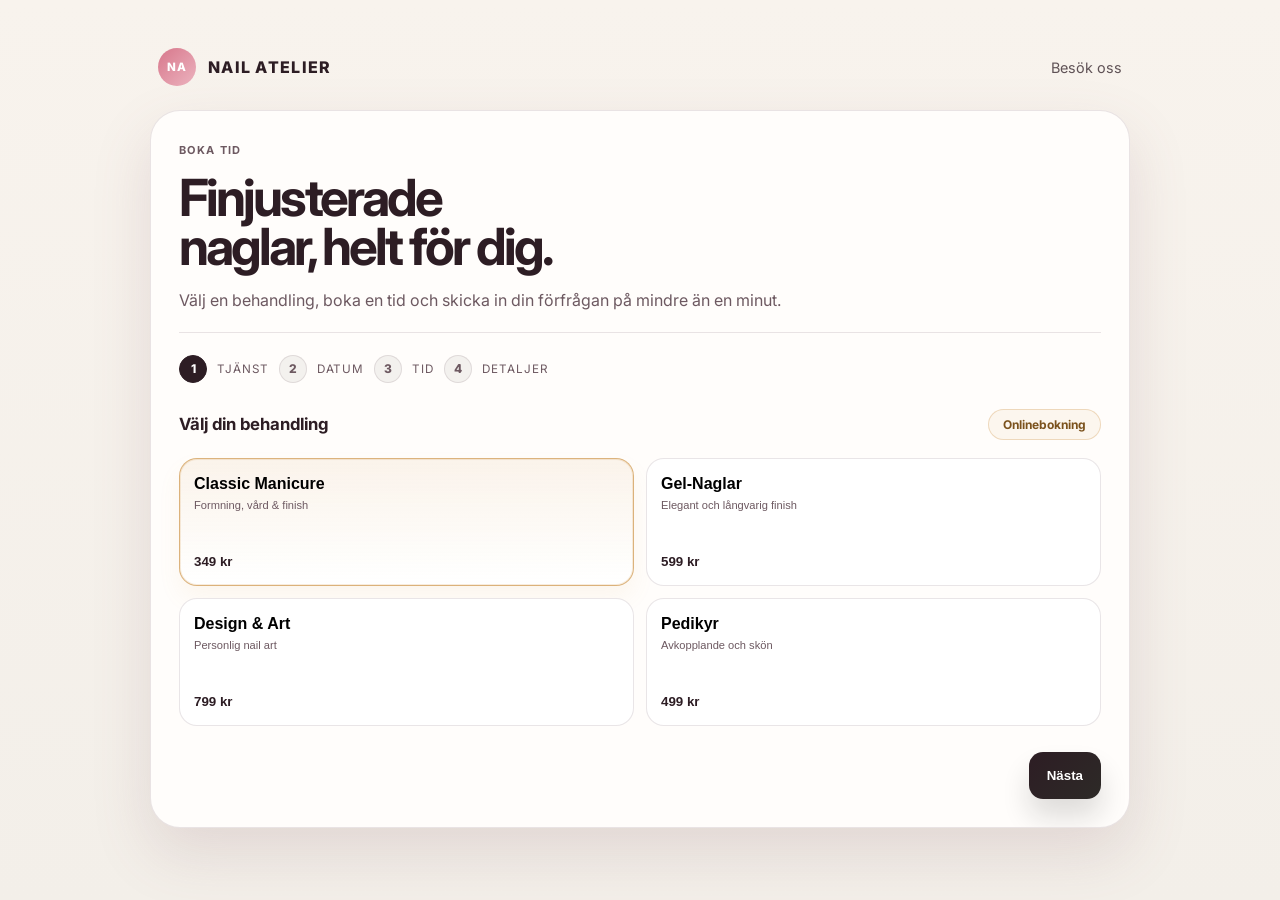
<file: booking-site.html>
<!DOCTYPE html>
<html lang="sv">
  <head>
    <meta charset="UTF-8" />
    <meta name="viewport" content="width=device-width, initial-scale=1.0" />
    <title>Nail Atelier | Boka din tid</title>
    <link rel="preconnect" href="https://fonts.googleapis.com" />
    <link rel="preconnect" href="https://fonts.gstatic.com" crossorigin />
    <link href="https://fonts.googleapis.com/css2?family=Inter:wght@400;500;600;700;800&display=swap" rel="stylesheet" />
    <style>
      :root {
        --bg: #fffaf8;
        --card: #fffdfb;
        --ink: #2d1d24;
        --muted: #6d5961;
        --line: rgba(78, 47, 58, 0.12);
        --primary: #d7778b;
        --primary-deep: #b85f75;
        --soft: #f7dfe4;
        --success: #1d8f5a;
        --shadow: 0 25px 60px rgba(132, 89, 100, 0.16);
      }

      * { box-sizing: border-box; }

      html, body {
        margin: 0;
        min-height: 100%;
        font-family: "Inter", Arial, sans-serif;
        background: linear-gradient(180deg, #f8f3ed 0%, #f3efe9 100%);
        color: var(--ink);
      }

      body {
        min-height: 100vh;
        padding: 36px 18px;
      }

      .page-shell {
        max-width: 980px;
        margin: 0 auto;
      }

      .topbar {
        display: flex;
        justify-content: space-between;
        align-items: center;
        padding: 12px 8px 24px;
      }

      .brand {
        display: flex;
        align-items: center;
        gap: 12px;
        font-weight: 800;
        letter-spacing: 0.08em;
      }

      .brand-mark {
        width: 38px;
        height: 38px;
        border-radius: 50%;
        background: linear-gradient(135deg, var(--primary) 0%, #ecb3bf 100%);
        color: #fff;
        display: grid;
        place-items: center;
        font-size: 0.72rem;
        font-weight: 800;
      }

      .toplink {
        color: var(--ink);
        text-decoration: none;
        font-size: 0.9rem;
        opacity: 0.75;
      }

      .booking-card {
        display: grid;
        grid-template-columns: 1fr;
        background: var(--card);
        border: 1px solid var(--line);
        border-radius: 30px;
        box-shadow: var(--shadow);
        overflow: hidden;
      }

      .booking-side {
        padding: 36px 30px;
        background: linear-gradient(180deg, #fefffd 0%, #f7f3ee 100%);
        border-right: 1px solid var(--line);
      }

      .eyebrow {
        margin: 0 0 16px;
        color: var(--muted);
        text-transform: uppercase;
        letter-spacing: 0.12em;
        font-size: 11px;
        font-weight: 700;
      }

      .booking-hero {
        margin-bottom: 28px;
        padding-bottom: 18px;
        border-bottom: 1px solid var(--line);
      }

      h1 {
        margin: 0;
        font-size: clamp(2.3rem, 4vw, 3.4rem);
        line-height: 0.95;
        letter-spacing: -0.06em;
      }

      .lead {
        color: var(--muted);
        line-height: 1.6;
        margin: 18px 0 0;
        max-width: 640px;
      }

      .summary {
        display: grid;
        gap: 14px;
      }

      .summary-item {
        display: flex;
        align-items: center;
        justify-content: space-between;
        gap: 12px;
        padding: 14px 16px;
        border: 1px solid var(--line);
        border-radius: 16px;
        background: rgba(255,255,255,0.35);
      }

      .summary-item > div {
        display: flex;
        flex-direction: column;
        gap: 4px;
      }

      .summary-item strong {
        font-size: 0.95rem;
      }

      .summary-item span {
        color: var(--muted);
        font-size: 0.83rem;
      }

      .summary-item .pill {
        background: var(--soft);
        color: var(--ink);
        border-radius: 999px;
        padding: 7px 11px;
        font-size: 0.75rem;
        font-weight: 700;
      }

      .booking-main {
        padding: 32px 28px 28px;
      }

      .section-head {
        display: flex;
        align-items: center;
        justify-content: space-between;
        gap: 16px;
        margin-bottom: 18px;
      }

      .section-head h2 {
        margin: 0;
        font-size: 1.05rem;
      }

      .meta-tag {
        display: inline-flex;
        align-items: center;
        border: 1px solid rgba(212, 161, 93, 0.35);
        border-radius: 999px;
        padding: 7px 14px;
        background: rgba(212, 161, 93, 0.08);
        color: #7b521d;
        font-size: 0.75rem;
        font-weight: 700;
      }

      .step-indicator {
        display: flex;
        align-items: center;
        gap: 10px;
        margin: 8px 0 26px;
        flex-wrap: wrap;
      }

      .step-pill {
        display: inline-flex;
        align-items: center;
        justify-content: center;
        min-width: 28px;
        height: 28px;
        border-radius: 999px;
        background: rgba(23,22,18,0.05);
        border: 1px solid var(--line);
        color: var(--muted);
        font-size: 0.75rem;
        font-weight: 800;
      }

      .step-pill.active {
        background: var(--ink);
        border-color: var(--ink);
        color: #fff;
      }

      .step-label {
        font-size: 0.73rem;
        color: var(--muted);
        letter-spacing: 0.08em;
        text-transform: uppercase;
      }

      .service-list {
        display: grid;
        grid-template-columns: repeat(2, minmax(0, 1fr));
        gap: 12px;
        margin-bottom: 22px;
      }

      .service-option {
        appearance: none;
        display: flex;
        flex-direction: column;
        justify-content: flex-start;
        gap: 6px;
        border: 1px solid var(--line);
        background: #fff;
        border-radius: 18px;
        padding: 16px 14px;
        text-align: left;
        cursor: pointer;
        transition: transform 0.18s ease, box-shadow 0.18s ease, border-color 0.18s ease;
        min-height: 128px;
      }

      .service-option:hover {
        transform: translateY(-1px);
        box-shadow: 0 10px 18px rgba(23,22,18,0.04);
      }

      .service-option.active {
        border-color: rgba(212, 161, 93, 0.8);
        background: linear-gradient(180deg, rgba(212, 161, 93, 0.1), rgba(255,255,255,0.96));
        box-shadow: inset 0 0 0 1px rgba(212, 161, 93, 0.2), 0 12px 22px rgba(212, 161, 93, 0.08);
      }

      .service-option strong {
        display: block;
        font-size: 1rem;
      }

      .service-option small {
        display: block;
        margin: 0;
        color: var(--muted);
      }

      .service-option .price {
        display: inline-flex;
        align-self: flex-start;
        margin-top: auto;
        font-weight: 800;
        color: var(--ink);
      }

      .choice-panel {
        border: 1px solid var(--line);
        border-radius: 22px;
        padding: 18px;
        background: rgba(255,255,255,0.45);
      }

      .booking-step {
        display: none;
      }

      .booking-step.active {
        display: block;
        animation: fadeIn 0.2s ease;
      }

      @keyframes fadeIn {
        from { opacity: 0; transform: translateY(4px); }
        to { opacity: 1; transform: translateY(0); }
      }

      .time-grid {
        display: grid;
        grid-template-columns: repeat(3, minmax(0, 1fr));
        gap: 10px;
      }

      .slot-chip {
        appearance: none;
        display: flex;
        align-items: center;
        justify-content: center;
        border: 1px solid var(--line);
        border-radius: 12px;
        background: #fff;
        color: var(--ink);
        padding: 12px 10px;
        font-weight: 700;
        cursor: pointer;
        transition: all 0.18s ease;
      }

      .slot-chip.active {
        background: linear-gradient(135deg, var(--ink), #2d2a27);
        border-color: var(--ink);
        color: #fff;
        box-shadow: 0 12px 20px rgba(23,22,18,0.12);
      }

      .date-grid {
        display: grid;
        grid-template-columns: repeat(3, minmax(0, 1fr));
        gap: 10px;
        margin-bottom: 18px;
      }

      .date-chip {
        appearance: none;
        display: flex;
        flex-direction: column;
        align-items: center;
        justify-content: center;
        border: 1px solid var(--line);
        border-radius: 14px;
        background: #fff;
        color: var(--ink);
        padding: 14px 10px;
        text-align: center;
        cursor: pointer;
        transition: all 0.18s ease;
      }

      .date-grid-placeholder {
        display: none;
      }

      .date-chip strong {
        display: block;
        font-size: 0.9rem;
      }

      .date-chip span {
        display: block;
        color: var(--muted);
        font-size: 0.72rem;
        margin-top: 2px;
      }

      .date-chip.active {
        background: linear-gradient(180deg, rgba(212, 161, 93, 0.12), rgba(255,255,255,0.9));
        border-color: rgba(212, 161, 93, 0.8);
        box-shadow: inset 0 0 0 1px rgba(212, 161, 93, 0.2);
      }

      .form-wrap {
        margin-top: 22px;
        display: grid;
        gap: 16px;
      }

      .field-grid {
        display: grid;
        grid-template-columns: 1fr 1fr;
        gap: 16px;
      }

      label {
        display: flex;
        flex-direction: column;
        gap: 8px;
        font-size: 0.86rem;
        color: var(--muted);
        font-weight: 600;
      }

      input {
        width: 100%;
        border: 1px solid var(--line);
        border-radius: 14px;
        background: #fff;
        color: var(--ink);
        padding: 13px 14px;
        font: inherit;
      }

      input[readonly] {
        background: rgba(23,22,18,0.02);
      }

      .primary-btn {
        border: none;
        border-radius: 14px;
        padding: 16px 18px;
        background: linear-gradient(135deg, var(--ink), #2d2a27);
        color: #fff;
        font-weight: 800;
        cursor: pointer;
        margin-top: 4px;
        transition: transform 0.18s ease, box-shadow 0.18s ease;
        box-shadow: 0 18px 28px rgba(23,22,18,0.14);
      }

      .primary-btn:hover {
        transform: translateY(-1px);
      }

      .secondary-btn {
        border: 1px solid var(--line);
        border-radius: 14px;
        padding: 14px 18px;
        background: #fff;
        color: var(--ink);
        font-weight: 700;
        cursor: pointer;
      }

      .step-actions {
        display: flex;
        justify-content: space-between;
        gap: 12px;
        margin-top: 18px;
      }

      .success {
        min-height: 28px;
        color: var(--success);
        font-weight: 700;
      }

      @media (max-width: 900px) {
        .booking-card {
          grid-template-columns: 1fr;
        }

        .booking-side {
          border-right: none;
          border-bottom: 1px solid var(--line);
        }
      }

      @media (max-width: 580px) {
        .service-list,
        .date-grid,
        .time-grid,
        .field-grid {
          grid-template-columns: 1fr;
        }

        .topbar {
          flex-direction: column;
          align-items: flex-start;
        }
      }
    </style>
  </head>
  <body>
    <div class="page-shell">
      <header class="topbar">
        <div class="brand">
          <a href="index.html" style="display: inline-flex; align-items: center; gap: 12px; text-decoration: none; color: inherit;">
            <span class="brand-mark">NA</span>
            <span>NAIL ATELIER</span>
          </a>
        </div>

        <a class="toplink" href="index.html#kontakt">Besök oss</a>
      </header>

      <main class="booking-card">
        <section class="booking-main" style="width: 100%;">
          <div class="booking-hero" style="margin-bottom: 22px;">
            <p class="eyebrow">Boka tid</p>
            <h1>Finjusterade<br />naglar, helt för dig.</h1>
            <p class="lead">Välj en behandling, boka en tid och skicka in din förfrågan på mindre än en minut.</p>
          </div>
          <div class="step-indicator" aria-label="Booking steps">
            <span class="step-pill active">1</span>
            <span class="step-label">Tjänst</span>
            <span class="step-pill">2</span>
            <span class="step-label">Datum</span>
            <span class="step-pill">3</span>
            <span class="step-label">Tid</span>
            <span class="step-pill">4</span>
            <span class="step-label">Detaljer</span>
          </div>

          <div class="booking-step active" data-step="0">
            <div class="section-head">
              <h2>Välj din behandling</h2>
              <span class="meta-tag">Onlinebokning</span>
            </div>

            <div class="service-list" id="serviceList">
              <button class="service-option active" type="button" data-name="Classic Manicure" data-price="349 kr">
                <strong>Classic Manicure</strong>
                <small>Formning, vård &amp; finish</small>
                <span class="price">349 kr</span>
              </button>

              <button class="service-option" type="button" data-name="Gel-Naglar" data-price="599 kr">
                <strong>Gel-Naglar</strong>
                <small>Elegant och långvarig finish</small>
                <span class="price">599 kr</span>
              </button>

              <button class="service-option" type="button" data-name="Design &amp; Art" data-price="799 kr">
                <strong>Design &amp; Art</strong>
                <small>Personlig nail art</small>
                <span class="price">799 kr</span>
              </button>

              <button class="service-option" type="button" data-name="Pedikyr" data-price="499 kr">
                <strong>Pedikyr</strong>
                <small>Avkopplande och skön</small>
                <span class="price">499 kr</span>
              </button>
            </div>

            <div class="step-actions">
              <div></div>
              <button type="button" class="primary-btn next-step">Nästa</button>
            </div>
          </div>

          <div class="booking-step" data-step="1">
            <div class="section-head">
              <h2>Välj datum</h2>
            </div>

            <div class="choice-panel">
              <div class="date-grid" id="dateGrid"></div>
            </div>

            <div class="step-actions">
              <button type="button" class="secondary-btn prev-step">Tillbaka</button>
              <button type="button" class="primary-btn next-step">Fortsätt</button>
            </div>
          </div>

          <div class="booking-step" data-step="2">
            <div class="section-head">
              <h2>Välj tid</h2>
            </div>

            <div class="choice-panel">
              <div class="time-grid" id="timeGrid"></div>
            </div>

            <div class="step-actions">
              <button type="button" class="secondary-btn prev-step">Tillbaka</button>
              <button type="button" class="primary-btn next-step">Fortsätt</button>
            </div>
          </div>

          <div class="booking-step" data-step="3">
            <div class="section-head">
              <h2>Berätta om dig</h2>
            </div>

            <form id="bookingForm" class="form-wrap">
              <input id="shopId" name="shopId" type="hidden" value="nailatelier" />
              <input id="customerId" name="customerId" type="hidden" value="customer-temp" />
              <input id="bookingId" name="bookingId" type="hidden" value="" />
              <input id="serviceName" name="service" type="hidden" value="Classic Manicure" />
              <input id="bookingDate" name="date" type="hidden" value="2026-10-05" />
              <input id="bookingTime" name="time" type="hidden" value="09:00" />

              <div class="field-grid">
                <label>
                  Namn
                  <input id="customerName" name="name" type="text" placeholder="Ditt namn" required />
                </label>

                <label>
                  E-post
                  <input id="customerEmail" name="email" type="email" placeholder="namn@gmail.com" required />
                </label>
              </div>

              <div class="field-grid">
                <label>
                  Telefonnummer
                  <input id="customerPhone" name="phone" type="tel" placeholder="070-123 45 67" required />
                </label>

                <div aria-hidden="true"></div>
              </div>

              <div class="step-actions">
                <button type="button" class="secondary-btn prev-step">Tillbaka</button>
                <button type="submit" class="primary-btn">Skicka bokningsförfrågan</button>
              </div>
              <p id="bookingStatus" class="success" aria-live="polite"></p>
            </form>
          </div>
        </section>
      </main>
    </div>

    <script>
      const serviceButtons = document.querySelectorAll('.service-option');
      const dateGrid = document.getElementById('dateGrid');
      const timeGrid = document.getElementById('timeGrid');
      const bookingSteps = document.querySelectorAll('.booking-step');
      const stepPills = document.querySelectorAll('.step-pill');

      const shopId = document.getElementById('shopId');
      const customerId = document.getElementById('customerId');
      const bookingId = document.getElementById('bookingId');
      const serviceName = document.getElementById('serviceName');
      const bookingDate = document.getElementById('bookingDate');
      const bookingTime = document.getElementById('bookingTime');
      const bookingForm = document.getElementById('bookingForm');
      const bookingStatus = document.getElementById('bookingStatus');

      const availableSlots = ['09:00', '10:30', '12:00', '14:00', '16:30', '18:00'];
      let currentStep = 0;

      function formatDateLabel(dateObj) {
        return new Intl.DateTimeFormat('en-US', { weekday: 'short', month: 'short', day: 'numeric' }).format(dateObj);
      }

      function getNextDates() {
        const dates = [];
        const today = new Date();

        for (let index = 0; index < 6; index += 1) {
          const date = new Date(today);
          date.setDate(today.getDate() + index);
          dates.push(date);
        }

        return dates;
      }

      function renderDateOptions() {
        const dates = getNextDates();
        const firstDate = dates[0];

        dateGrid.innerHTML = dates.map((date, index) => {
          const iso = date.toISOString().split('T')[0];
          const label = formatDateLabel(date);
          const isActive = index === 0;
          return `
            <button class="date-chip ${isActive ? 'active' : ''}" type="button" data-date="${iso}" data-label="${label}">
              <strong>${label.split(' ')[0]}</strong>
              <span>${label.split(' ').slice(1).join(' ')}</span>
            </button>
          `;
        }).join('');

        bookingDate.value = firstDate.toISOString().split('T')[0];
        bookingDate.dataset.value = firstDate.toISOString().split('T')[0];
      }

      function renderTimeOptions() {
        timeGrid.innerHTML = availableSlots.map((slot, index) => `
          <button class="slot-chip ${index === 0 ? 'active' : ''}" type="button" data-time="${slot}">${slot}</button>
        `).join('');

        bookingTime.value = availableSlots[0];
      }

      function syncSummary() {
        const activeDate = document.querySelector('.date-chip.active');
        const activeService = document.querySelector('.service-option.active');

        if (serviceName && activeService) {
          serviceName.value = activeService.dataset.name;
        }

        if (bookingDate && activeDate) {
          bookingDate.value = activeDate.dataset.date;
        }

        if (bookingTime && !bookingTime.value) {
          bookingTime.value = availableSlots[0];
        }
      }

      function updateStepIndicator() {
        stepPills.forEach((pill, index) => {
          pill.classList.toggle('active', index === currentStep);
        });
      }

      function updateStepView() {
        bookingSteps.forEach((step, index) => {
          step.classList.toggle('active', index === currentStep);
        });
        updateStepIndicator();
      }

      function goToStep(nextStep) {
        currentStep = Math.max(0, Math.min(nextStep, bookingSteps.length - 1));
        updateStepView();
      }

      serviceButtons.forEach((button) => {
        button.addEventListener('click', () => {
          serviceButtons.forEach((item) => item.classList.toggle('active', item === button));
          serviceName.value = button.dataset.name;
          syncSummary();
          goToStep(1);
        });
      });

      document.addEventListener('click', (event) => {
        const dateButton = event.target.closest('.date-chip');
        if (dateButton) {
          document.querySelectorAll('.date-chip').forEach((item) => item.classList.toggle('active', item === dateButton));
          bookingDate.value = dateButton.dataset.date;
          syncSummary();
          goToStep(2);
          return;
        }

        const timeButton = event.target.closest('.slot-chip');
        if (timeButton) {
          document.querySelectorAll('.slot-chip').forEach((item) => item.classList.toggle('active', item === timeButton));
          bookingTime.value = timeButton.dataset.time;
          syncSummary();
          goToStep(3);
          return;
        }

        const nextButton = event.target.closest('.next-step');
        if (nextButton) {
          goToStep(currentStep + 1);
          return;
        }

        const prevButton = event.target.closest('.prev-step');
        if (prevButton) {
          goToStep(currentStep - 1);
        }
      });

      bookingForm.addEventListener('submit', (event) => {
        event.preventDefault();

        const customerName = document.getElementById('customerName').value.trim();
        const payload = {
          bookingId: bookingId.value || `bk-${Date.now()}`,
          shopId: shopId.value || 'noir',
          customerId: customerId.value || `customer-${Date.now()}`,
          customer: customerName,
          email: document.getElementById('customerEmail').value.trim(),
          phone: document.getElementById('customerPhone').value.trim(),
          service: serviceName.value,
          serviceId: serviceName.value || 'svc-1',
          date: bookingDate.value,
          time: bookingTime.value,
          source: 'NOIR Website',
          status: 'pending',
          createdAt: new Date().toISOString()
        };

        const queue = JSON.parse(localStorage.getItem('noir_booking_queue') || '[]');
        queue.push({
          ...payload,
          sourceUrl: window.location.href,
          source: 'NOIR Website'
        });
        localStorage.setItem('noir_booking_queue', JSON.stringify(queue));

        bookingStatus.textContent = 'Din bokning har skickats till adminpanelen.';
        bookingForm.reset();
        bookingId.value = '';
        customerId.value = `customer-${Date.now()}`;
        serviceName.value = 'Classic Manicure';
        bookingDate.value = document.querySelector('.date-chip')?.dataset.date || new Date().toISOString().split('T')[0];
        bookingTime.value = availableSlots[0];
        serviceButtons.forEach((item) => item.classList.toggle('active', item.dataset.name === 'Classic Manicure'));
        document.querySelectorAll('.date-chip').forEach((item, index) => item.classList.toggle('active', index === 0));
        document.querySelectorAll('.slot-chip').forEach((item, index) => item.classList.toggle('active', index === 0));
        syncSummary();
      });

      renderDateOptions();
      renderTimeOptions();
      syncSummary();
      updateStepView();
    </script>
  </body>
</html>
</file>
